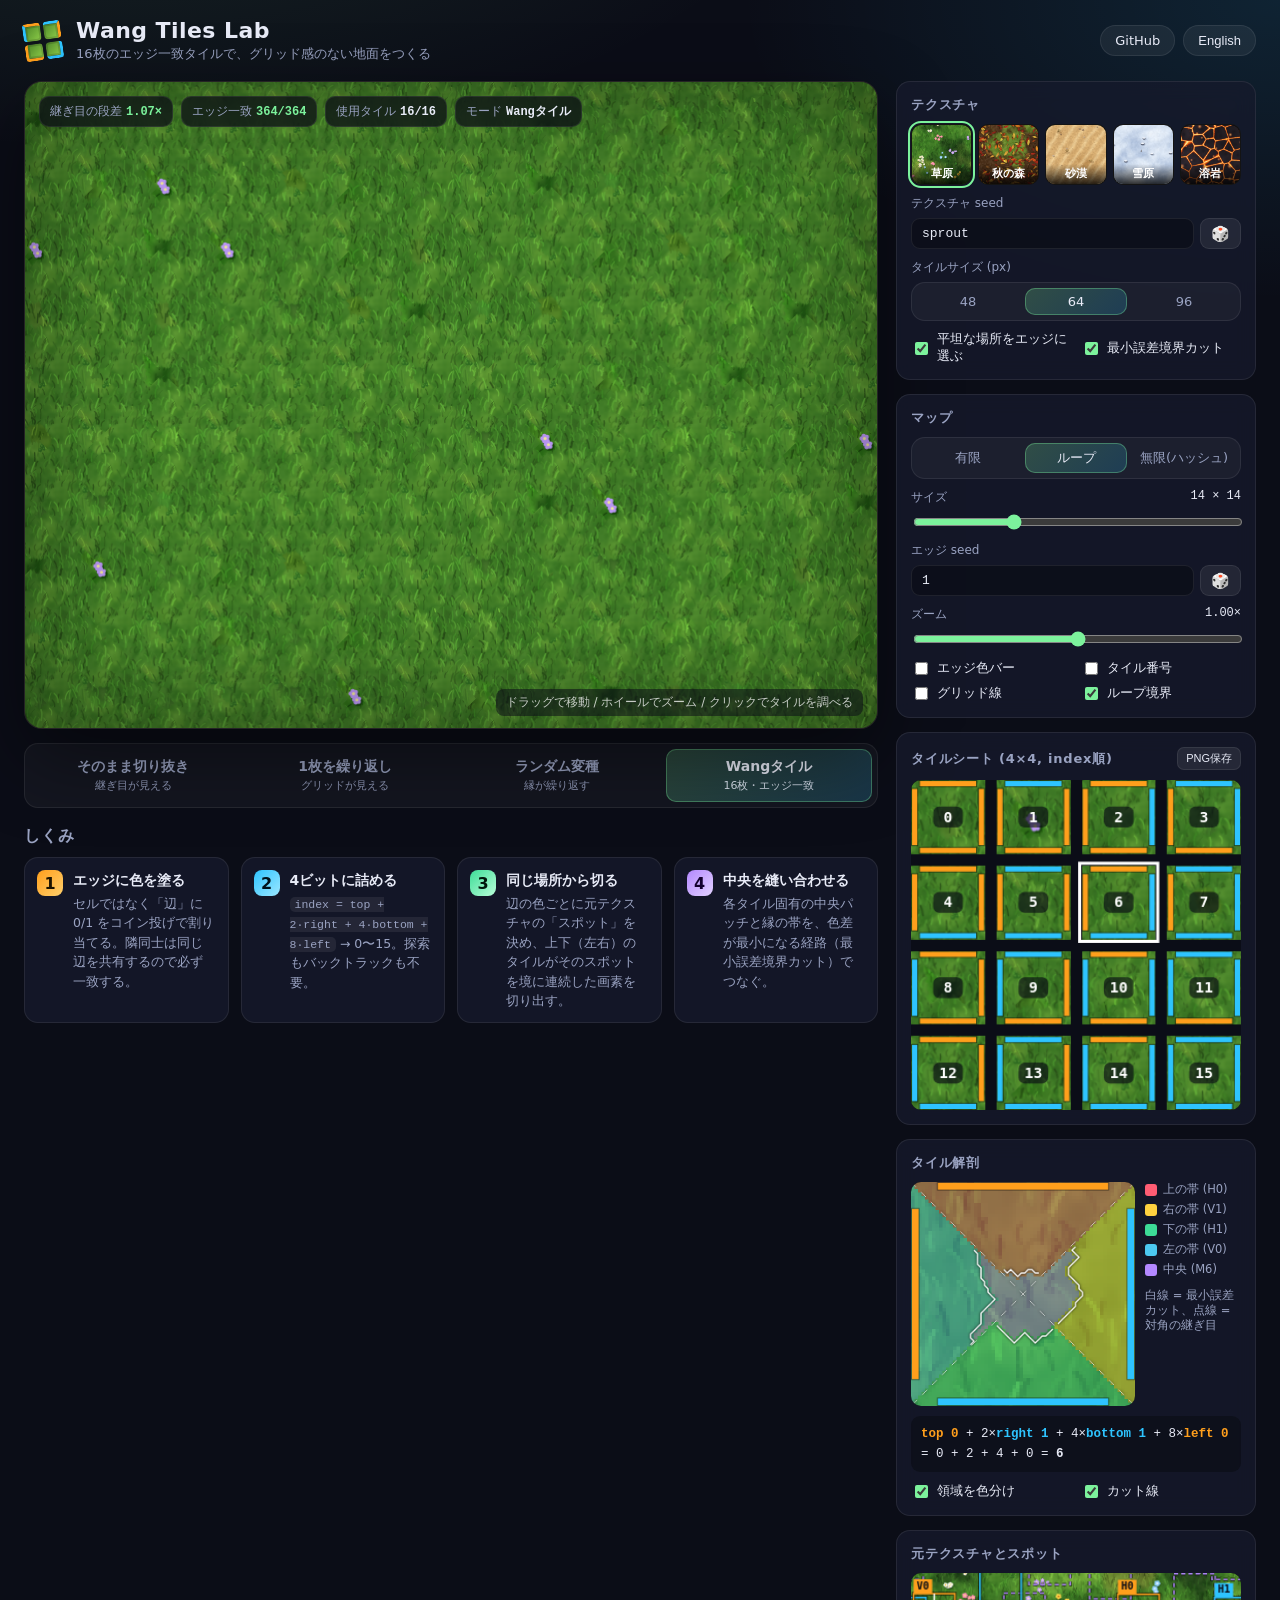
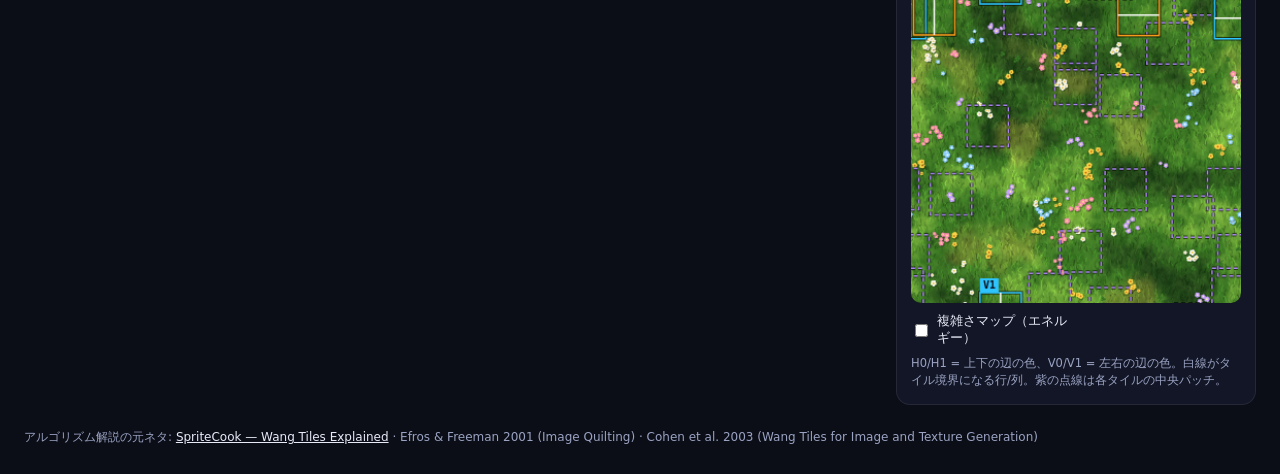
<file: index.html>
<!doctype html>
<html lang="ja">
<head>
  <meta charset="utf-8" />
  <meta name="viewport" content="width=device-width, initial-scale=1" />
  <title>Wang Tiles Lab — エッジマッチングで繰り返しを消す</title>
  <meta name="description" content="Interactive 2-colour edge Wang tiles: 16 tiles cut from one seamless procedural texture, with min-error boundary cuts, looping and infinite hashed maps." />
  <link rel="stylesheet" href="style.css" />
</head>
<body>
  <header class="top">
    <div class="brand">
      <div class="logo" aria-hidden="true"><i></i><i></i><i></i><i></i></div>
      <div>
        <h1>Wang Tiles Lab</h1>
        <p data-i18n="tagline">16枚のエッジ一致タイルで、グリッド感のない地面をつくる</p>
      </div>
    </div>
    <div class="top-actions">
      <a class="ghost" href="https://github.com/kumi0708/wang-tiles-lab" target="_blank" rel="noopener">GitHub</a>
      <button id="lang" class="ghost" type="button">English</button>
    </div>
  </header>

  <main class="layout">
    <section class="stage">
      <div class="viewport" id="viewport">
        <canvas id="map"></canvas>
        <div class="hud" id="hud"></div>
        <div class="tooltip" id="tip" hidden></div>
        <div class="loading" id="loading" hidden><span></span><b data-i18n="building">タイルを生成中…</b></div>
        <div class="hint" data-i18n="hint">ドラッグで移動 / ホイールでズーム / クリックでタイルを調べる</div>
      </div>

      <div class="modebar">
        <div class="seg" id="mode">
          <button data-v="naive"><b data-i18n="m_naive">そのまま切り抜き</b><small data-i18n="m_naive_s">継ぎ目が見える</small></button>
          <button data-v="single"><b data-i18n="m_single">1枚を繰り返し</b><small data-i18n="m_single_s">グリッドが見える</small></button>
          <button data-v="variants"><b data-i18n="m_var">ランダム変種</b><small data-i18n="m_var_s">縁が繰り返す</small></button>
          <button data-v="wang"><b data-i18n="m_wang">Wangタイル</b><small data-i18n="m_wang_s">16枚・エッジ一致</small></button>
        </div>
      </div>

      <section class="explain">
        <h2 data-i18n="how">しくみ</h2>
        <ol class="steps">
          <li><span>1</span><div><b data-i18n="s1">エッジに色を塗る</b><p data-i18n="s1p">セルではなく「辺」に 0/1 をコイン投げで割り当てる。隣同士は同じ辺を共有するので必ず一致する。</p></div></li>
          <li><span>2</span><div><b data-i18n="s2">4ビットに詰める</b><p data-i18n="s2p"><code>index = top + 2·right + 4·bottom + 8·left</code> → 0〜15。探索もバックトラックも不要。</p></div></li>
          <li><span>3</span><div><b data-i18n="s3">同じ場所から切る</b><p data-i18n="s3p">辺の色ごとに元テクスチャの「スポット」を決め、上下（左右）のタイルがそのスポットを境に連続した画素を切り出す。</p></div></li>
          <li><span>4</span><div><b data-i18n="s4">中央を縫い合わせる</b><p data-i18n="s4p">各タイル固有の中央パッチと縁の帯を、色差が最小になる経路（最小誤差境界カット）でつなぐ。</p></div></li>
        </ol>
      </section>
    </section>

    <aside class="side">
      <div class="card">
        <h3 data-i18n="c_terrain">テクスチャ</h3>
        <div class="themes" id="themes"></div>
        <div class="row">
          <label data-i18n="texSeed">テクスチャ seed</label>
          <div class="seed"><input id="texSeed" type="text" value="sprout" /><button id="texDice" class="icon" title="random">🎲</button></div>
        </div>
        <div class="row">
          <label data-i18n="tileSize">タイルサイズ</label>
          <div class="seg small" id="tileSize"><button data-v="48">48</button><button data-v="64">64</button><button data-v="96">96</button></div>
        </div>
        <div class="row checks">
          <label><input type="checkbox" id="smart" checked /> <span data-i18n="smart">平坦な場所をエッジに選ぶ</span></label>
          <label><input type="checkbox" id="mincut" checked /> <span data-i18n="mincut">最小誤差境界カット</span></label>
        </div>
      </div>

      <div class="card">
        <h3 data-i18n="c_map">マップ</h3>
        <div class="row">
          <div class="seg small" id="mapKind">
            <button data-v="finite" data-i18n="finite">有限</button>
            <button data-v="loop" data-i18n="loop">ループ</button>
            <button data-v="infinite" data-i18n="infinite">無限(ハッシュ)</button>
          </div>
        </div>
        <div class="row" id="sizeRow">
          <label><span data-i18n="size">サイズ</span> <output id="sizeOut"></output></label>
          <input type="range" id="size" min="3" max="40" value="14" />
        </div>
        <div class="row">
          <label data-i18n="mapSeed">エッジ seed</label>
          <div class="seed"><input id="mapSeed" type="text" value="1" /><button id="mapDice" class="icon" title="random">🎲</button></div>
        </div>
        <div class="row">
          <label><span data-i18n="zoom">ズーム</span> <output id="zoomOut"></output></label>
          <input type="range" id="zoom" min="-2" max="2" step="0.05" value="0" />
        </div>
        <div class="row checks">
          <label><input type="checkbox" id="ovEdges" /> <span data-i18n="ovEdges">エッジ色バー</span></label>
          <label><input type="checkbox" id="ovIndex" /> <span data-i18n="ovIndex">タイル番号</span></label>
          <label><input type="checkbox" id="ovGrid" /> <span data-i18n="ovGrid">グリッド線</span></label>
          <label><input type="checkbox" id="ovWrap" checked /> <span data-i18n="ovWrap">ループ境界</span></label>
        </div>
      </div>

      <div class="card">
        <h3><span data-i18n="c_atlas">タイルシート (4×4)</span><button id="dl" class="mini" data-i18n="download">PNG保存</button></h3>
        <canvas id="atlas" width="320" height="320"></canvas>
      </div>

      <div class="card">
        <h3 data-i18n="c_inspect">タイル解剖</h3>
        <div class="inspect">
          <canvas id="inspect" width="256" height="256"></canvas>
          <div class="legend" id="legend"></div>
        </div>
        <div class="formula" id="formula"></div>
        <div class="row checks">
          <label><input type="checkbox" id="insRegions" checked /> <span data-i18n="insRegions">領域を色分け</span></label>
          <label><input type="checkbox" id="insCuts" checked /> <span data-i18n="insCuts">カット線</span></label>
        </div>
      </div>

      <div class="card">
        <h3 data-i18n="c_source">元テクスチャとスポット</h3>
        <canvas id="source" width="320" height="320"></canvas>
        <div class="row checks"><label><input type="checkbox" id="energy" /> <span data-i18n="energy">複雑さマップ（エネルギー）</span></label></div>
        <p class="note" data-i18n="sourceNote">H0/H1 = 上下の辺の色、V0/V1 = 左右の辺の色。白線がタイル境界になる行/列。紫の点線は各タイルの中央パッチ。</p>
      </div>
    </aside>
  </main>

  <footer>
    <span data-i18n="footer">アルゴリズム解説の元ネタ:</span>
    <a href="https://www.spritecook.ai/blog/wang-tiles-explained" target="_blank" rel="noopener">SpriteCook — Wang Tiles Explained</a>
    · Efros &amp; Freeman 2001 (Image Quilting) · Cohen et al. 2003 (Wang Tiles for Image and Texture Generation)
  </footer>

  <script type="module" src="src/main.js"></script>
</body>
</html>
</file>
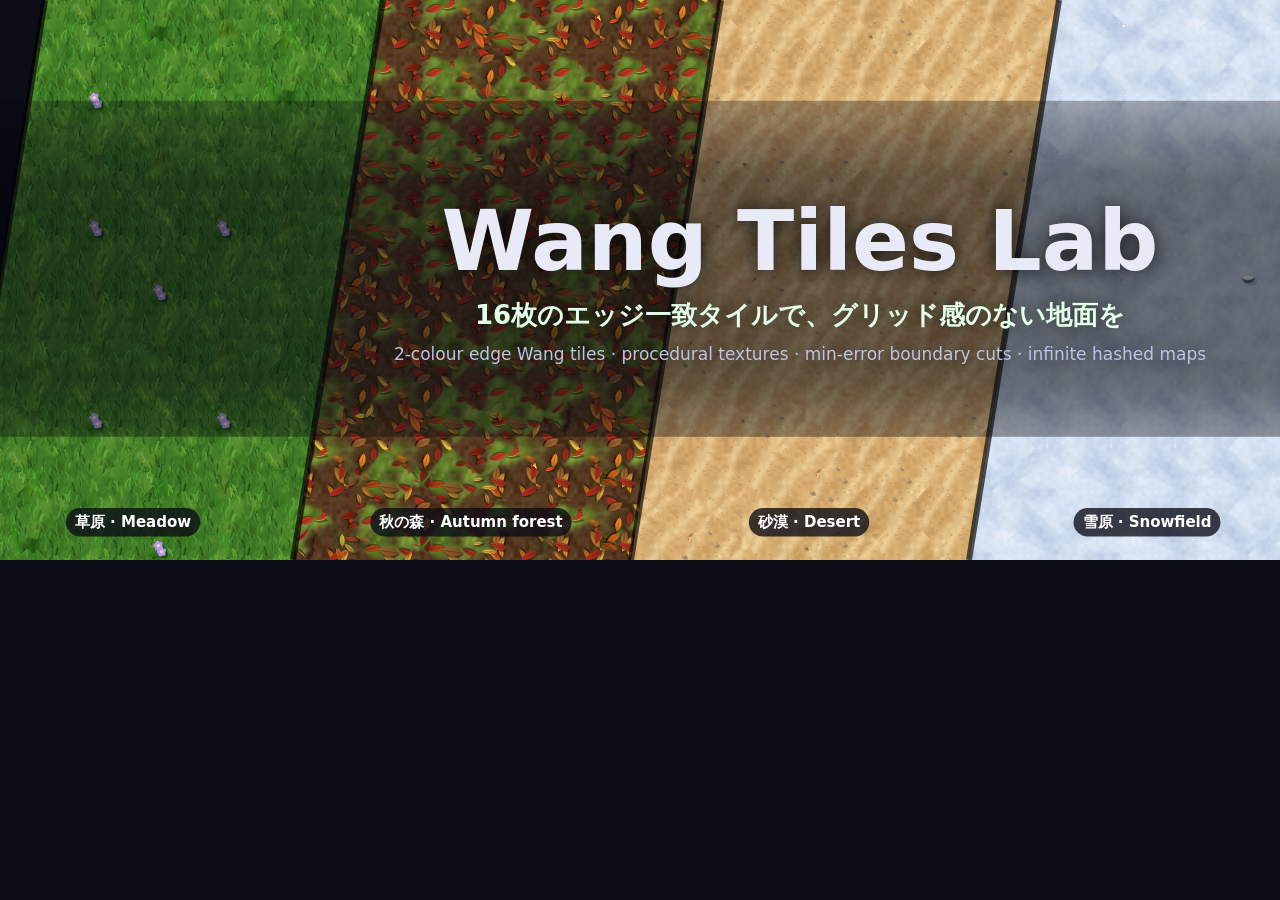
<file: figures.html>
<!doctype html>
<html><head><meta charset="utf-8"><title>figure</title>
<style>html,body{margin:0;background:#0b0d17;overflow:hidden}canvas{display:block}</style></head>
<body><canvas id="c"></canvas><script type="module" src="src/figures.js"></script></body></html>
</file>
<file: style.css>
:root {
  --bg: #0b0d17;
  --panel: rgba(22, 26, 44, 0.78);
  --line: rgba(255, 255, 255, 0.08);
  --text: #e8ebf7;
  --muted: #9aa3c2;
  --accent: #7cf29c;
  --c0: #ff9f1c;
  --c1: #2ec4ff;
  --radius: 14px;
  font-family: ui-sans-serif, system-ui, -apple-system, "Hiragino Sans", "Noto Sans JP", "Segoe UI", sans-serif;
  color: var(--text);
  background: var(--bg);
}
* { box-sizing: border-box; }
body {
  margin: 0;
  min-height: 100vh;
  background:
    radial-gradient(1200px 600px at 10% -10%, rgba(124, 242, 156, 0.12), transparent 60%),
    radial-gradient(900px 500px at 100% 0%, rgba(46, 196, 255, 0.12), transparent 60%),
    radial-gradient(800px 600px at 50% 120%, rgba(255, 159, 28, 0.08), transparent 60%),
    var(--bg);
}
code { font-family: ui-monospace, SFMono-Regular, Menlo, monospace; font-size: 0.92em; background: rgba(255,255,255,0.07); padding: 1px 5px; border-radius: 5px; }

.top { display: flex; align-items: center; justify-content: space-between; padding: 18px 24px 10px; }
.brand { display: flex; gap: 14px; align-items: center; }
.brand h1 { margin: 0; font-size: 22px; letter-spacing: 0.02em; }
.brand p { margin: 2px 0 0; color: var(--muted); font-size: 13px; }
.logo { width: 38px; height: 38px; display: grid; grid-template-columns: 1fr 1fr; gap: 3px; transform: rotate(-8deg); }
.logo i { border-radius: 4px; background: linear-gradient(135deg, #4f8a2a, #8fcf4a); box-shadow: inset 0 0 0 2px rgba(0,0,0,0.15); }
.logo i:nth-child(1) { border-top: 3px solid var(--c0); border-left: 3px solid var(--c1); }
.logo i:nth-child(2) { border-top: 3px solid var(--c1); border-right: 3px solid var(--c0); }
.logo i:nth-child(3) { border-bottom: 3px solid var(--c0); border-left: 3px solid var(--c0); }
.logo i:nth-child(4) { border-bottom: 3px solid var(--c1); border-right: 3px solid var(--c1); }
.top-actions { display: flex; gap: 8px; }
.ghost { color: var(--text); background: rgba(255,255,255,0.06); border: 1px solid var(--line); padding: 7px 14px; border-radius: 999px; font-size: 13px; text-decoration: none; cursor: pointer; }
.ghost:hover { background: rgba(255,255,255,0.12); }

.layout { display: grid; grid-template-columns: minmax(0, 1fr) 360px; gap: 18px; padding: 8px 24px 18px; }
@media (max-width: 1000px) { .layout { grid-template-columns: 1fr; } }

.viewport {
  position: relative; height: min(72vh, 760px); min-height: 380px;
  border-radius: 18px; overflow: hidden; border: 1px solid var(--line);
  box-shadow: 0 30px 80px rgba(0,0,0,0.45), inset 0 0 0 1px rgba(255,255,255,0.03);
  cursor: grab; touch-action: none; background: #111;
}
.viewport.drag { cursor: grabbing; }
#map { width: 100%; height: 100%; display: block; }
.viewport::after { content: ""; position: absolute; inset: 0; pointer-events: none; box-shadow: inset 0 0 120px rgba(0,0,0,0.45); }
.hud {
  position: absolute; left: 14px; top: 14px; z-index: 2; display: flex; gap: 8px; flex-wrap: wrap; max-width: calc(100% - 28px);
}
.hud .pill { background: rgba(10, 12, 22, 0.72); backdrop-filter: blur(8px); border: 1px solid var(--line); padding: 6px 10px; border-radius: 10px; font-size: 12px; color: var(--muted); }
.hud .pill b { color: var(--text); font-family: ui-monospace, Menlo, monospace; margin-left: 4px; }
.hud .pill.good b { color: var(--accent); }
.hud .pill.bad b { color: #ff7a7a; }
.hint { position: absolute; right: 14px; bottom: 12px; z-index: 2; font-size: 12px; color: rgba(255,255,255,0.75); background: rgba(10,12,22,0.55); padding: 5px 10px; border-radius: 8px; pointer-events: none; }
.tooltip { position: absolute; z-index: 3; pointer-events: none; background: rgba(10,12,22,0.9); border: 1px solid var(--line); padding: 8px 10px; border-radius: 10px; font: 12px/1.5 ui-monospace, Menlo, monospace; white-space: nowrap; }
.tooltip .c0 { color: var(--c0); } .tooltip .c1 { color: var(--c1); }
.loading { position: absolute; inset: 0; z-index: 4; display: grid; place-items: center; align-content: center; gap: 12px; background: rgba(8,10,18,0.55); backdrop-filter: blur(3px); }
.loading span { width: 34px; height: 34px; border-radius: 50%; border: 3px solid rgba(255,255,255,0.2); border-top-color: var(--accent); animation: spin 0.8s linear infinite; }
@keyframes spin { to { transform: rotate(360deg); } }

.modebar { margin-top: 14px; }
.seg { display: flex; gap: 6px; background: rgba(255,255,255,0.04); border: 1px solid var(--line); padding: 5px; border-radius: 14px; }
.seg button { flex: 1; border: 0; background: transparent; color: var(--muted); padding: 9px 8px; border-radius: 10px; cursor: pointer; font: inherit; display: grid; gap: 2px; text-align: center; transition: background 0.15s, color 0.15s; }
.seg button b { font-size: 14px; }
.seg button small { font-size: 11px; opacity: 0.8; }
.seg button:hover { background: rgba(255,255,255,0.06); color: var(--text); }
.seg button.on { background: linear-gradient(135deg, rgba(124,242,156,0.22), rgba(46,196,255,0.18)); color: var(--text); box-shadow: inset 0 0 0 1px rgba(124,242,156,0.35); }
.seg.small button { padding: 6px; font-size: 13px; }

.explain { margin-top: 18px; }
.explain h2 { font-size: 16px; margin: 0 0 10px; color: var(--muted); font-weight: 600; letter-spacing: 0.06em; }
.steps { list-style: none; margin: 0; padding: 0; display: grid; grid-template-columns: repeat(4, 1fr); gap: 12px; }
@media (max-width: 1200px) { .steps { grid-template-columns: repeat(2, 1fr); } }
.steps li { display: flex; gap: 10px; background: var(--panel); border: 1px solid var(--line); border-radius: var(--radius); padding: 12px; }
.steps li > span { flex: none; width: 26px; height: 26px; border-radius: 8px; display: grid; place-items: center; font-weight: 800; background: linear-gradient(135deg, var(--c0), #ffcf6b); color: #1b1300; }
.steps li:nth-child(2) > span { background: linear-gradient(135deg, var(--c1), #9be7ff); color: #00121b; }
.steps li:nth-child(3) > span { background: linear-gradient(135deg, #3ddc97, #b9ffd9); color: #00170c; }
.steps li:nth-child(4) > span { background: linear-gradient(135deg, #b388ff, #e2d1ff); color: #13002e; }
.steps b { font-size: 14px; }
.steps p { margin: 4px 0 0; color: var(--muted); font-size: 12.5px; line-height: 1.55; }

.side { display: grid; gap: 14px; align-content: start; }
.card { background: var(--panel); border: 1px solid var(--line); border-radius: var(--radius); padding: 14px; backdrop-filter: blur(10px); }
.card h3 { margin: 0 0 10px; font-size: 13px; letter-spacing: 0.06em; color: var(--muted); font-weight: 700; display: flex; justify-content: space-between; align-items: center; }
.card canvas { width: 100%; height: auto; display: block; border-radius: 10px; background: #000; }
.row { margin-top: 10px; display: grid; gap: 6px; }
.row > label { font-size: 12px; color: var(--muted); display: flex; justify-content: space-between; }
.row output { color: var(--text); font-family: ui-monospace, Menlo, monospace; }
.checks { grid-template-columns: 1fr 1fr; gap: 6px 10px; }
.checks label { font-size: 12.5px; color: var(--text); display: flex; gap: 6px; align-items: center; cursor: pointer; justify-content: flex-start; }
input[type=range] { width: 100%; accent-color: var(--accent); }
input[type=checkbox] { accent-color: var(--accent); }
.seed { display: flex; gap: 6px; }
.seed input { flex: 1; min-width: 0; background: rgba(0,0,0,0.3); border: 1px solid var(--line); color: var(--text); border-radius: 9px; padding: 7px 10px; font: 13px ui-monospace, Menlo, monospace; }
.icon { background: rgba(255,255,255,0.07); border: 1px solid var(--line); border-radius: 9px; cursor: pointer; padding: 0 10px; font-size: 15px; }
.mini { background: rgba(255,255,255,0.08); border: 1px solid var(--line); color: var(--text); border-radius: 7px; padding: 3px 8px; font-size: 11px; cursor: pointer; letter-spacing: 0; }

.themes { display: grid; grid-template-columns: repeat(5, 1fr); gap: 6px; }
.themes button { border: 1px solid var(--line); border-radius: 10px; padding: 0; overflow: hidden; cursor: pointer; background: #000; color: #fff; position: relative; aspect-ratio: 1; }
.themes button canvas { width: 100%; height: 100%; display: block; border-radius: 0; }
.themes button span { position: absolute; left: 0; right: 0; bottom: 0; font-size: 10.5px; padding: 3px 0; background: linear-gradient(transparent, rgba(0,0,0,0.8)); font-weight: 700; }
.themes button.on { outline: 2px solid var(--accent); outline-offset: 1px; }

.inspect { display: grid; grid-template-columns: 1fr 96px; gap: 10px; align-items: start; }
.legend { display: grid; gap: 5px; font-size: 11.5px; color: var(--muted); }
.legend div { display: flex; gap: 6px; align-items: center; }
.legend i { width: 12px; height: 12px; border-radius: 3px; display: inline-block; flex: none; }
.formula { margin-top: 10px; font: 12.5px/1.6 ui-monospace, Menlo, monospace; background: rgba(0,0,0,0.3); padding: 8px 10px; border-radius: 9px; }
.formula .c0 { color: var(--c0); font-weight: 700; } .formula .c1 { color: var(--c1); font-weight: 700; }
.note { font-size: 11.5px; color: var(--muted); line-height: 1.5; margin: 8px 0 0; }
footer { padding: 6px 24px 28px; color: var(--muted); font-size: 12px; }
footer a { color: var(--text); }
[hidden] { display: none !important; }
</file>
